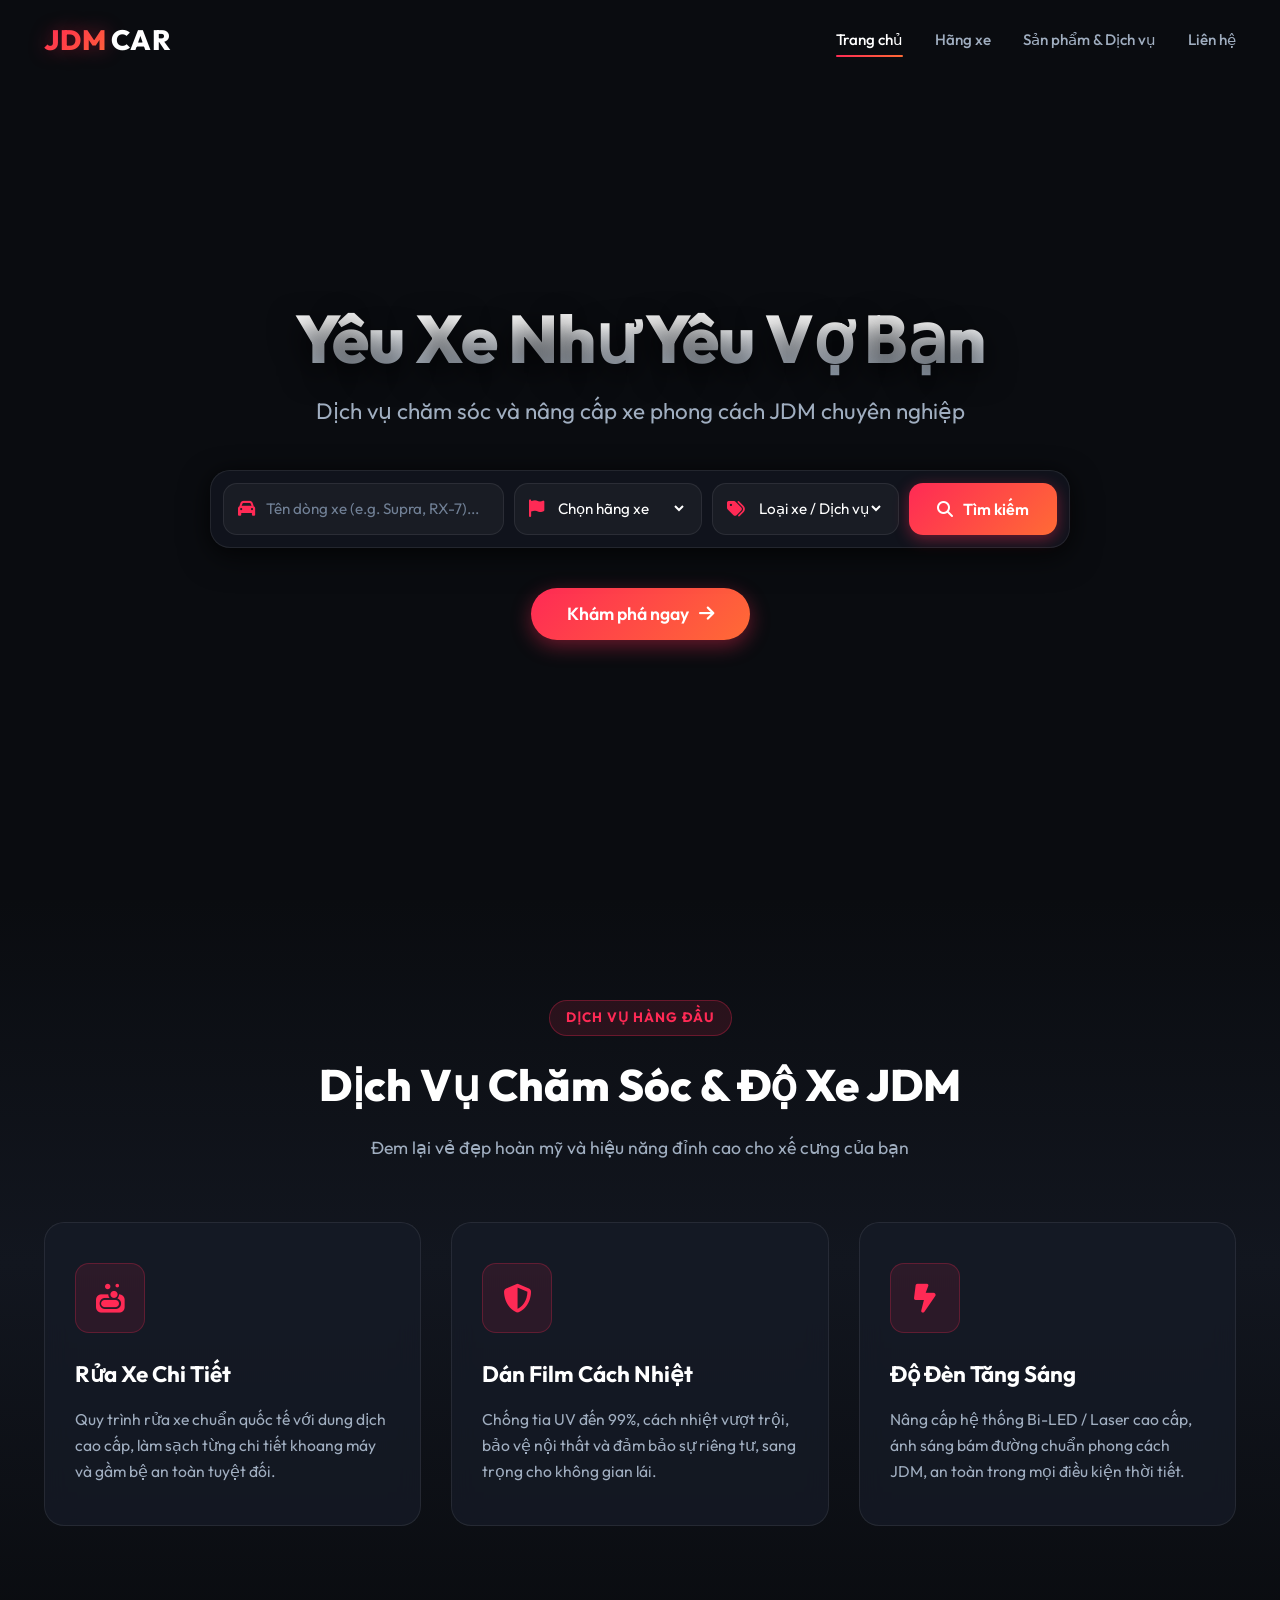
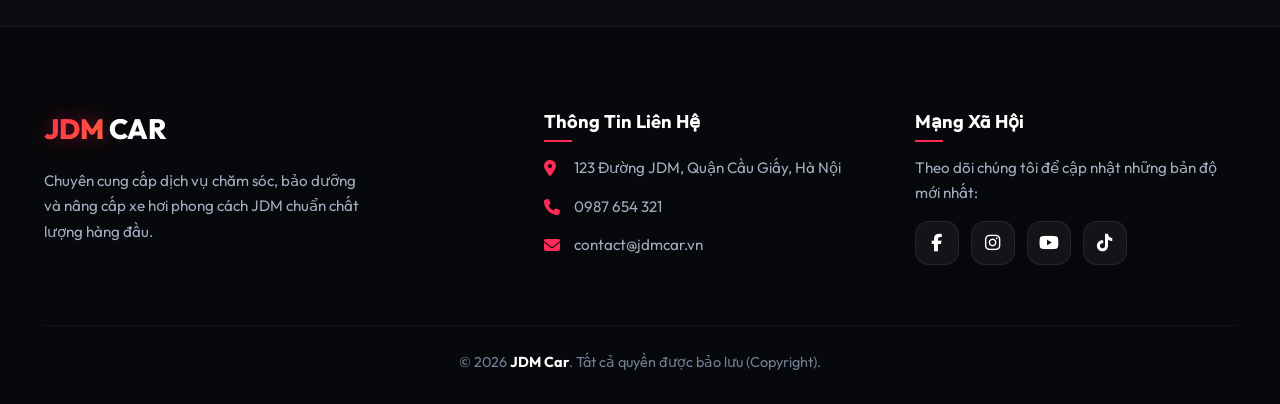
<file: index.html>
<!doctype html>
<html lang="vi">
  <head>
    <meta charset="UTF-8" />
    <meta name="viewport" content="width=device-width, initial-scale=1.0" />
    <meta
      name="description"
      content="JDM Car - Dịch vụ chăm sóc và nâng cấp xe hơi phong cách JDM chuyên nghiệp"
    />
    <title>JDM Car - Yêu Xe Như Yêu Vợ Bạn</title>

    <!-- Google Fonts & Font Awesome Icons -->
    <link rel="preconnect" href="https://fonts.googleapis.com" />
    <link rel="preconnect" href="https://fonts.gstatic.com" crossorigin />
    <link
      href="https://fonts.googleapis.com/css2?family=Outfit:wght@300;400;500;600;700;800&display=swap"
      rel="stylesheet"
    />
    <link
      rel="stylesheet"
      href="https://cdnjs.cloudflare.com/ajax/libs/font-awesome/6.4.0/css/all.min.css"
    />

    <!-- Stylesheet -->
    <link rel="stylesheet" href="style.css" />
  </head>
  <body>
    <!-- ==================== HEADER & NAVIGATION ==================== -->
    <header id="header" class="site-header">
      <nav class="navbar" id="navbar">
        <div class="nav-container">
          <!-- Logo -->
          <a href="#hero" class="logo" id="site-logo">
            <span class="logo-accent">JDM</span> Car
          </a>

          <!-- Navigation Menu -->
          <ul class="nav-menu" id="nav-menu">
            <li class="nav-item">
              <a href="#hero" class="nav-link active">Trang chủ</a>
            </li>
            <li class="nav-item">
              <a href="./Hãng xe.html" class="nav-link">Hãng xe</a>
            </li>
            <li class="nav-item">
              <a href="#services" class="nav-link">Sản phẩm & Dịch vụ</a>
            </li>
            <li class="nav-item">
              <a href="#contact" class="nav-link">Liên hệ</a>
            </li>
          </ul>

          <!-- Mobile Menu Toggle Button -->
          <button class="menu-toggle" id="menu-toggle" aria-label="Toggle menu">
            <i class="fas fa-bars"></i>
          </button>
        </div>
      </nav>
    </header>

    <!-- ==================== MAIN CONTENT ==================== -->
    <main id="main-content">
      <!-- 3.2 Hero Section -->
      <section id="hero" class="hero-section">
        <div class="hero-overlay"></div>
        <div class="hero-content">
          <h1 class="hero-title">Yêu Xe Như Yêu Vợ Bạn</h1>
          <p class="hero-subtitle">
            Dịch vụ chăm sóc và nâng cấp xe phong cách JDM chuyên nghiệp
          </p>

          <!-- Search Bar -->
          <div class="hero-search-box" id="car-search-box">
            <form class="search-form" id="search-form" onsubmit="return false;">
              <div class="search-group">
                <i class="fas fa-car search-icon"></i>
                <input
                  type="text"
                  id="search-name"
                  placeholder="Tên dòng xe (e.g. Supra, RX-7)..."
                  aria-label="Tên dòng xe"
                />
              </div>
              <div class="search-group">
                <i class="fas fa-flag search-icon"></i>
                <select id="search-brand" aria-label="Hãng xe">
                  <option value="">Chọn hãng xe</option>
                  <option value="toyota">Toyota</option>
                  <option value="nissan">Nissan</option>
                  <option value="honda">Honda</option>
                  <option value="mazda">Mazda</option>
                  <option value="subaru">Subaru</option>
                  <option value="mitsubishi">Mitsubishi</option>
                </select>
              </div>
              <div class="search-group">
                <i class="fas fa-tags search-icon"></i>
                <select id="search-type" aria-label="Loại xe">
                  <option value="">Loại xe / Dịch vụ</option>
                  <option value="sedan">Sedan</option>
                  <option value="coupe">Coupe / Sport</option>
                  <option value="suv">SUV</option>
                  <option value="tuning">Gói độ xe JDM</option>
                </select>
              </div>
              <button type="submit" class="btn btn-search" id="btn-search">
                <i class="fas fa-magnifying-glass"></i> Tìm kiếm
              </button>
            </form>
          </div>

          <!-- CTA Button -->
          <div class="hero-actions">
            <a
              href="#services"
              class="btn btn-primary btn-cta"
              id="btn-explore"
            >
              Khám phá ngay <i class="fas fa-arrow-right"></i>
            </a>
          </div>
        </div>
      </section>

      <!-- 3.3 Services Section -->
      <section id="services" class="services-section">
        <div class="container">
          <div class="section-header">
            <span class="section-badge">Dịch Vụ Hàng Đầu</span>
            <h2 class="section-title">Dịch Vụ Chăm Sóc & Độ Xe JDM</h2>
            <p class="section-desc">
              Đem lại vẻ đẹp hoàn mỹ và hiệu năng đỉnh cao cho xế cưng của bạn
            </p>
          </div>

          <div class="cards-grid">
            <!-- Card 1: Rửa Xe -->
            <article class="service-card" id="card-car-wash">
              <div class="card-icon-wrapper">
                <i class="fas fa-soap card-icon"></i>
              </div>
              <h3 class="card-title">Rửa Xe Chi Tiết</h3>
              <p class="card-text">
                Quy trình rửa xe chuẩn quốc tế với dung dịch cao cấp, làm sạch
                từng chi tiết khoang máy và gầm bệ an toàn tuyệt đối.
              </p>
            </article>

            <!-- Card 2: Dán Film Cách Nhiệt -->
            <article class="service-card" id="card-tinting">
              <div class="card-icon-wrapper">
                <i class="fas fa-shield-halved card-icon"></i>
              </div>
              <h3 class="card-title">Dán Film Cách Nhiệt</h3>
              <p class="card-text">
                Chống tia UV đến 99%, cách nhiệt vượt trội, bảo vệ nội thất và
                đảm bảo sự riêng tư, sang trọng cho không gian lái.
              </p>
            </article>

            <!-- Card 3: Độ Đèn -->
            <article class="service-card" id="card-lighting">
              <div class="card-icon-wrapper">
                <i class="fas fa-bolt-lightning card-icon"></i>
              </div>
              <h3 class="card-title">Độ Đèn Tăng Sáng</h3>
              <p class="card-text">
                Nâng cấp hệ thống Bi-LED / Laser cao cấp, ánh sáng bám đường
                chuẩn phong cách JDM, an toàn trong mọi điều kiện thời tiết.
              </p>
            </article>
          </div>
        </div>
      </section>
    </main>

    <!-- ==================== FOOTER ==================== -->
    <footer id="contact" class="site-footer">
      <div class="container footer-container">
        <div class="footer-grid">
          <!-- Logo & About -->
          <div class="footer-col footer-about">
            <a href="#hero" class="footer-logo">
              <span class="logo-accent">JDM</span> Car
            </a>
            <p class="footer-bio">
              Chuyên cung cấp dịch vụ chăm sóc, bảo dưỡng và nâng cấp xe hơi
              phong cách JDM chuẩn chất lượng hàng đầu.
            </p>
          </div>

          <!-- Contact Info -->
          <div class="footer-col footer-contact">
            <h4 class="footer-heading">Thông Tin Liên Hệ</h4>
            <ul class="contact-list">
              <li>
                <i class="fas fa-location-dot"></i>
                <span>123 Đường JDM, Quận Cầu Giấy, Hà Nội</span>
              </li>
              <li>
                <i class="fas fa-phone"></i>
                <a href="tel:0987654321">0987 654 321</a>
              </li>
              <li>
                <i class="fas fa-envelope"></i>
                <a href="mailto:contact@jdmcar.vn">contact@jdmcar.vn</a>
              </li>
            </ul>
          </div>

          <!-- Social Media Links -->
          <div class="footer-col footer-social">
            <h4 class="footer-heading">Mạng Xã Hội</h4>
            <p>Theo dõi chúng tôi để cập nhật những bản độ mới nhất:</p>
            <div class="social-icons">
              <a
                href="https://facebook.com"
                target="_blank"
                rel="noopener noreferrer"
                class="social-link"
                aria-label="Facebook"
              >
                <i class="fab fa-facebook-f"></i>
              </a>
              <a
                href="https://instagram.com"
                target="_blank"
                rel="noopener noreferrer"
                class="social-link"
                aria-label="Instagram"
              >
                <i class="fab fa-instagram"></i>
              </a>
              <a
                href="https://youtube.com"
                target="_blank"
                rel="noopener noreferrer"
                class="social-link"
                aria-label="YouTube"
              >
                <i class="fab fa-youtube"></i>
              </a>
              <a
                href="https://tiktok.com"
                target="_blank"
                rel="noopener noreferrer"
                class="social-link"
                aria-label="TikTok"
              >
                <i class="fab fa-tiktok"></i>
              </a>
            </div>
          </div>
        </div>

        <!-- Copyright -->
        <div class="footer-bottom">
          <p>
            &copy; 2026 <strong>JDM Car</strong>. Tất cả quyền được bảo lưu
            (Copyright).
          </p>
        </div>
      </div>
    </footer>

    <!-- JavaScript -->
    <script src="script.js"></script>
  </body>
</html>
</file>
<file: style.css>
/* =========================================================
   JDM CAR - PREMIUM MODERN STYLING (CSS)
   Style: Dark JDM Racing & Luxury Detailing
   ========================================================= */

/* --- CSS Variables & Design Tokens --- */
:root {
  --font-main: 'Outfit', -apple-system, BlinkMacSystemFont, 'Segoe UI', Roboto, sans-serif;
  
  /* Color Palette */
  --bg-primary: #0a0c10;
  --bg-secondary: #12161f;
  --bg-card: rgba(22, 27, 39, 0.75);
  --bg-card-hover: rgba(30, 37, 54, 0.9);
  
  --accent-red: #ff2a55;
  --accent-red-hover: #ff476f;
  --accent-glow: rgba(255, 42, 85, 0.4);
  --accent-gradient: linear-gradient(135deg, #ff2a55 0%, #ff6b35 100%);
  
  --text-primary: #ffffff;
  --text-secondary: #a0aec0;
  --text-muted: #718096;
  
  --border-color: rgba(255, 255, 255, 0.08);
  --border-glow: rgba(255, 42, 85, 0.3);
  
  /* Transitions & Shadows */
  --transition-fast: 0.2s ease;
  --transition-normal: 0.3s cubic-bezier(0.4, 0, 0.2, 1);
  --transition-slow: 0.5s cubic-bezier(0.4, 0, 0.2, 1);
  
  --shadow-sm: 0 4px 12px rgba(0, 0, 0, 0.3);
  --shadow-md: 0 10px 30px rgba(0, 0, 0, 0.5);
  --shadow-glow: 0 0 25px var(--accent-glow);
  
  --radius-sm: 8px;
  --radius-md: 14px;
  --radius-lg: 20px;
  --radius-full: 9999px;
  
  --header-height: 80px;
}

/* --- Base & Reset --- */
*, *::before, *::after {
  box-sizing: border-box;
  margin: 0;
  padding: 0;
}

html {
  scroll-behavior: smooth;
  font-size: 16px;
}

body {
  font-family: var(--font-main);
  background-color: var(--bg-primary);
  color: var(--text-primary);
  line-height: 1.6;
  overflow-x: hidden;
  -webkit-font-smoothing: antialiased;
}

a {
  color: inherit;
  text-decoration: none;
  transition: color var(--transition-fast);
}

ul {
  list-style: none;
}

img {
  max-width: 100%;
  display: block;
}

.container {
  width: 100%;
  max-width: 1240px;
  margin: 0 auto;
  padding: 0 24px;
}

/* ==================== HEADER & NAVBAR (STICKY) ==================== */
.site-header {
  position: fixed;
  top: 0;
  left: 0;
  width: 100%;
  z-index: 1000;
  transition: background-color var(--transition-normal), backdrop-filter var(--transition-normal), box-shadow var(--transition-normal), height var(--transition-normal);
  height: var(--header-height);
  display: flex;
  align-items: center;
}

.site-header.scrolled {
  background: rgba(10, 12, 16, 0.85);
  backdrop-filter: blur(15px);
  -webkit-backdrop-filter: blur(15px);
  box-shadow: 0 4px 20px rgba(0, 0, 0, 0.6);
  border-bottom: 1px solid var(--border-color);
  height: 70px;
}

.navbar {
  width: 100%;
}

.nav-container {
  max-width: 1240px;
  margin: 0 auto;
  padding: 0 24px;
  display: flex;
  align-items: center;
  justify-content: space-between;
}

/* Logo */
.logo {
  font-size: 1.75rem;
  font-weight: 800;
  letter-spacing: 1px;
  text-transform: uppercase;
  color: var(--text-primary);
  display: flex;
  align-items: center;
  gap: 4px;
}

.logo-accent {
  background: var(--accent-gradient);
  -webkit-background-clip: text;
  -webkit-text-fill-color: transparent;
  text-shadow: 0 0 20px var(--accent-glow);
}

/* Nav Menu */
.nav-menu {
  display: flex;
  align-items: center;
  gap: 32px;
}

.nav-link {
  font-size: 0.95rem;
  font-weight: 500;
  color: var(--text-secondary);
  position: relative;
  padding: 8px 0;
  transition: color var(--transition-fast);
}

.nav-link::after {
  content: '';
  position: absolute;
  bottom: 0;
  left: 0;
  width: 0%;
  height: 2px;
  background: var(--accent-gradient);
  border-radius: var(--radius-full);
  transition: width var(--transition-normal);
}

.nav-link:hover,
.nav-link.active {
  color: var(--text-primary);
}

.nav-link:hover::after,
.nav-link.active::after {
  width: 100%;
}

/* Mobile Toggle */
.menu-toggle {
  display: none;
  background: transparent;
  border: none;
  color: var(--text-primary);
  font-size: 1.5rem;
  cursor: pointer;
  padding: 8px;
  transition: color var(--transition-fast);
}

.menu-toggle:hover {
  color: var(--accent-red);
}

/* ==================== HERO SECTION ==================== */
.hero-section {
  position: relative;
  min-height: 100vh;
  display: flex;
  align-items: center;
  justify-content: center;
  text-align: center;
  padding: 120px 24px 80px;
  /* High quality JDM automotive hero wallpaper */
  background: url('https://images.unsplash.com/photo-1617814076367-b759c7d7e738?q=80&w=1920&auto=format&fit=crop') center/cover no-repeat;
}

.hero-overlay {
  position: absolute;
  top: 0;
  left: 0;
  width: 100%;
  height: 100%;
  background: radial-gradient(circle at center, rgba(10, 12, 16, 0.6) 0%, rgba(10, 12, 16, 0.92) 100%),
              linear-gradient(to bottom, rgba(10, 12, 16, 0.4) 0%, rgba(10, 12, 16, 0.95) 100%);
  z-index: 1;
}

.hero-content {
  position: relative;
  z-index: 2;
  max-width: 900px;
  margin: 0 auto;
  animation: fadeInDown 1s ease-out;
}

.hero-title {
  font-size: clamp(2.5rem, 6vw, 4.2rem);
  font-weight: 800;
  line-height: 1.15;
  margin-bottom: 16px;
  letter-spacing: -1px;
  background: linear-gradient(180deg, #ffffff 30%, #a0aec0 100%);
  -webkit-background-clip: text;
  -webkit-text-fill-color: transparent;
  text-shadow: 0 10px 30px rgba(0, 0, 0, 0.8);
}

.hero-subtitle {
  font-size: clamp(1.1rem, 2.5vw, 1.4rem);
  font-weight: 400;
  color: var(--text-secondary);
  margin-bottom: 40px;
}

/* Search Box Container */
.hero-search-box {
  background: rgba(18, 22, 31, 0.85);
  backdrop-filter: blur(16px);
  -webkit-backdrop-filter: blur(16px);
  border: 1px solid var(--border-color);
  border-radius: var(--radius-lg);
  padding: 12px;
  box-shadow: var(--shadow-md), 0 0 20px rgba(0, 0, 0, 0.4);
  margin: 0 auto 40px;
  max-width: 860px;
  transition: transform var(--transition-fast), border-color var(--transition-fast);
}

.hero-search-box:focus-within {
  border-color: var(--accent-red);
  box-shadow: var(--shadow-md), var(--shadow-glow);
}

.search-form {
  display: grid;
  grid-template-columns: 1.5fr 1fr 1fr auto;
  gap: 10px;
  align-items: center;
}

.search-group {
  position: relative;
  display: flex;
  align-items: center;
  background: rgba(255, 255, 255, 0.04);
  border: 1px solid var(--border-color);
  border-radius: var(--radius-md);
  padding: 0 14px;
  height: 52px;
  transition: border-color var(--transition-fast), background-color var(--transition-fast);
}

.search-group:focus-within {
  border-color: var(--accent-red);
  background: rgba(255, 255, 255, 0.08);
}

.search-icon {
  color: var(--accent-red);
  font-size: 1.1rem;
  margin-right: 10px;
}

.search-group input,
.search-group select {
  width: 100%;
  background: transparent;
  border: none;
  outline: none;
  color: var(--text-primary);
  font-family: var(--font-main);
  font-size: 0.95rem;
}

.search-group select option {
  background: var(--bg-secondary);
  color: var(--text-primary);
}

.search-group input::placeholder {
  color: var(--text-muted);
}

/* Buttons */
.btn {
  display: inline-flex;
  align-items: center;
  justify-content: center;
  gap: 10px;
  padding: 0 28px;
  height: 52px;
  border-radius: var(--radius-md);
  font-weight: 600;
  font-size: 1rem;
  cursor: pointer;
  border: none;
  transition: all var(--transition-normal);
  font-family: var(--font-main);
  text-decoration: none;
}

.btn-search {
  background: var(--accent-gradient);
  color: #fff;
  box-shadow: 0 4px 15px var(--accent-glow);
  white-space: nowrap;
}

.btn-search:hover {
  transform: translateY(-2px);
  box-shadow: 0 8px 25px rgba(255, 42, 85, 0.6);
}

.btn-primary {
  background: var(--accent-gradient);
  color: #ffffff;
  padding: 16px 36px;
  font-size: 1.1rem;
  border-radius: var(--radius-full);
  box-shadow: 0 6px 20px var(--accent-glow);
}

.btn-cta:hover {
  transform: translateY(-3px) scale(1.02);
  box-shadow: 0 10px 30px rgba(255, 42, 85, 0.7);
}

.btn-cta i {
  transition: transform var(--transition-fast);
}

.btn-cta:hover i {
  transform: translateX(4px);
}

/* ==================== SERVICES SECTION ==================== */
.services-section {
  padding: 100px 0;
  background: linear-gradient(180deg, var(--bg-primary) 0%, var(--bg-secondary) 50%, var(--bg-primary) 100%);
  position: relative;
}

.section-header {
  text-align: center;
  margin-bottom: 60px;
}

.section-badge {
  display: inline-block;
  padding: 6px 16px;
  background: rgba(255, 42, 85, 0.12);
  color: var(--accent-red);
  border: 1px solid rgba(255, 42, 85, 0.3);
  border-radius: var(--radius-full);
  font-size: 0.85rem;
  font-weight: 700;
  letter-spacing: 1px;
  text-transform: uppercase;
  margin-bottom: 14px;
}

.section-title {
  font-size: clamp(2rem, 4vw, 2.75rem);
  font-weight: 800;
  margin-bottom: 14px;
  color: var(--text-primary);
}

.section-desc {
  font-size: 1.1rem;
  color: var(--text-secondary);
  max-width: 600px;
  margin: 0 auto;
}

/* Cards Grid */
.cards-grid {
  display: grid;
  grid-template-columns: repeat(3, 1fr);
  gap: 30px;
}

.service-card {
  background: var(--bg-card);
  backdrop-filter: blur(12px);
  -webkit-backdrop-filter: blur(12px);
  border: 1px solid var(--border-color);
  border-radius: var(--radius-lg);
  padding: 40px 30px;
  transition: transform var(--transition-normal), background-color var(--transition-normal), border-color var(--transition-normal), box-shadow var(--transition-normal);
  position: relative;
  overflow: hidden;
  display: flex;
  flex-direction: column;
  align-items: flex-start;
}

.service-card::before {
  content: '';
  position: absolute;
  top: 0;
  left: 0;
  width: 100%;
  height: 3px;
  background: var(--accent-gradient);
  opacity: 0;
  transition: opacity var(--transition-normal);
}

.service-card:hover {
  transform: translateY(-8px);
  background: var(--bg-card-hover);
  border-color: var(--border-glow);
  box-shadow: var(--shadow-md), 0 0 30px rgba(255, 42, 85, 0.15);
}

.service-card:hover::before {
  opacity: 1;
}

.card-icon-wrapper {
  width: 70px;
  height: 70px;
  border-radius: var(--radius-md);
  background: rgba(255, 42, 85, 0.1);
  border: 1px solid rgba(255, 42, 85, 0.25);
  display: flex;
  align-items: center;
  justify-content: center;
  margin-bottom: 24px;
  transition: transform var(--transition-normal), background-color var(--transition-normal);
}

.service-card:hover .card-icon-wrapper {
  transform: scale(1.1) rotate(5deg);
  background: var(--accent-gradient);
}

.card-icon {
  font-size: 1.8rem;
  color: var(--accent-red);
  transition: color var(--transition-normal);
}

.service-card:hover .card-icon {
  color: #ffffff;
}

.card-title {
  font-size: 1.4rem;
  font-weight: 700;
  margin-bottom: 14px;
  color: var(--text-primary);
}

.card-text {
  color: var(--text-secondary);
  font-size: 0.98rem;
  line-height: 1.65;
}

/* ==================== FOOTER ==================== */
.site-footer {
  background: #07080b;
  border-top: 1px solid var(--border-color);
  padding: 80px 0 30px;
  color: var(--text-secondary);
}

.footer-grid {
  display: grid;
  grid-template-columns: 1.4fr 1fr 1fr;
  gap: 50px;
  margin-bottom: 60px;
}

.footer-logo {
  font-size: 1.75rem;
  font-weight: 800;
  text-transform: uppercase;
  color: var(--text-primary);
  display: inline-block;
  margin-bottom: 16px;
}

.footer-bio {
  font-size: 0.95rem;
  line-height: 1.7;
  color: var(--text-secondary);
  max-width: 320px;
}

.footer-heading {
  font-size: 1.15rem;
  font-weight: 700;
  color: var(--text-primary);
  margin-bottom: 20px;
  position: relative;
  display: inline-block;
}

.footer-heading::after {
  content: '';
  position: absolute;
  bottom: -6px;
  left: 0;
  width: 28px;
  height: 2px;
  background: var(--accent-red);
}

.contact-list {
  display: flex;
  flex-direction: column;
  gap: 14px;
}

.contact-list li {
  display: flex;
  align-items: center;
  gap: 12px;
  font-size: 0.95rem;
}

.contact-list i {
  color: var(--accent-red);
  font-size: 1rem;
  width: 18px;
}

.contact-list a:hover {
  color: var(--accent-red);
}

.footer-social p {
  font-size: 0.95rem;
  margin-bottom: 16px;
}

.social-icons {
  display: flex;
  gap: 12px;
}

.social-link {
  width: 44px;
  height: 44px;
  border-radius: var(--radius-md);
  background: rgba(255, 255, 255, 0.05);
  border: 1px solid var(--border-color);
  display: flex;
  align-items: center;
  justify-content: center;
  color: var(--text-primary);
  font-size: 1.1rem;
  transition: all var(--transition-normal);
}

.social-link:hover {
  background: var(--accent-gradient);
  color: #fff;
  transform: translateY(-4px);
  box-shadow: 0 4px 15px var(--accent-glow);
  border-color: transparent;
}

.footer-bottom {
  border-top: 1px solid rgba(255, 255, 255, 0.05);
  padding-top: 25px;
  text-align: center;
  font-size: 0.9rem;
  color: var(--text-muted);
}

.footer-bottom strong {
  color: var(--text-primary);
}

/* ==================== TOAST NOTIFICATION (FOR SEARCH/INTERACTION) ==================== */
.toast-notification {
  position: fixed;
  bottom: 30px;
  right: 30px;
  background: rgba(18, 22, 31, 0.95);
  border-left: 4px solid var(--accent-red);
  border-radius: var(--radius-sm);
  padding: 16px 22px;
  box-shadow: var(--shadow-md), 0 0 20px rgba(0, 0, 0, 0.7);
  display: flex;
  align-items: center;
  gap: 12px;
  z-index: 9999;
  transform: translateY(100px);
  opacity: 0;
  transition: all var(--transition-normal);
  backdrop-filter: blur(10px);
  color: var(--text-primary);
}

.toast-notification.show {
  transform: translateY(0);
  opacity: 1;
}

.toast-notification i {
  color: var(--accent-red);
  font-size: 1.2rem;
}

/* ==================== RESPONSIVE DESIGN ==================== */
@media (max-width: 1024px) {
  .cards-grid {
    grid-template-columns: repeat(2, 1fr);
  }
  
  .footer-grid {
    grid-template-columns: 1fr 1fr;
    gap: 40px;
  }
}

@media (max-width: 768px) {
  .menu-toggle {
    display: block;
  }
  
  .nav-menu {
    position: fixed;
    top: var(--header-height);
    left: 0;
    width: 100%;
    background: rgba(10, 12, 16, 0.98);
    backdrop-filter: blur(20px);
    -webkit-backdrop-filter: blur(20px);
    flex-direction: column;
    padding: 30px 24px;
    gap: 20px;
    border-bottom: 1px solid var(--border-color);
    transform: translateY(-150%);
    opacity: 0;
    transition: transform var(--transition-normal), opacity var(--transition-normal);
    box-shadow: 0 10px 25px rgba(0, 0, 0, 0.8);
  }
  
  .nav-menu.open {
    transform: translateY(0);
    opacity: 1;
  }
  
  .search-form {
    grid-template-columns: 1fr;
    gap: 12px;
  }
  
  .cards-grid {
    grid-template-columns: 1fr;
  }
  
  .footer-grid {
    grid-template-columns: 1fr;
    gap: 36px;
  }
}

/* Keyframes */
@keyframes fadeInDown {
  from {
    opacity: 0;
    transform: translateY(-20px);
  }
  to {
    opacity: 1;
    transform: translateY(0);
  }
}

/* =========================================================
   HÃNG XE (CAR BRANDS & CAR BOXES) STYLES
   ========================================================= */

/* --- Brand Page Hero Banner --- */
.brand-hero {
  position: relative;
  padding: 140px 0 60px;
  background: radial-gradient(circle at 50% 20%, rgba(255, 42, 85, 0.1) 0%, rgba(10, 12, 16, 0.98) 75%),
              linear-gradient(180deg, #12161f 0%, #0a0c10 100%);
  border-bottom: 1px solid var(--border-color);
  text-align: center;
}

.brand-hero-content {
  max-width: 850px;
  margin: 0 auto;
}

.brand-hero-title {
  font-size: clamp(2.2rem, 5vw, 3.5rem);
  font-weight: 800;
  margin-bottom: 16px;
  background: linear-gradient(180deg, #ffffff 40%, #a0aec0 100%);
  -webkit-background-clip: text;
  -webkit-text-fill-color: transparent;
  text-shadow: 0 4px 20px rgba(0, 0, 0, 0.6);
}

.brand-hero-subtitle {
  font-size: 1.15rem;
  color: var(--text-secondary);
  line-height: 1.7;
  margin-bottom: 30px;
}

/* --- Brand Filter & Search Bar Controls --- */
.brand-controls-wrapper {
  background: rgba(18, 22, 31, 0.7);
  backdrop-filter: blur(12px);
  -webkit-backdrop-filter: blur(12px);
  border: 1px solid var(--border-color);
  border-radius: var(--radius-lg);
  padding: 20px 24px;
  margin-bottom: 45px;
  display: flex;
  flex-direction: column;
  gap: 20px;
}

.brand-filter-tabs {
  display: flex;
  flex-wrap: wrap;
  align-items: center;
  justify-content: center;
  gap: 10px;
}

.brand-filter-btn {
  display: inline-flex;
  align-items: center;
  gap: 8px;
  padding: 9px 20px;
  border-radius: var(--radius-full);
  background: rgba(255, 255, 255, 0.04);
  border: 1px solid var(--border-color);
  color: var(--text-secondary);
  font-size: 0.92rem;
  font-weight: 600;
  cursor: pointer;
  transition: all var(--transition-fast);
}

.brand-filter-btn:hover {
  background: rgba(255, 255, 255, 0.09);
  color: var(--text-primary);
  border-color: rgba(255, 255, 255, 0.2);
}

.brand-filter-btn.active {
  background: var(--accent-gradient);
  color: #ffffff;
  border-color: transparent;
  box-shadow: 0 4px 18px var(--accent-glow);
}

.brand-search-row {
  display: flex;
  align-items: center;
  justify-content: space-between;
  gap: 16px;
  flex-wrap: wrap;
}

.brand-live-search {
  position: relative;
  flex: 1;
  min-width: 260px;
}

.brand-live-search i {
  position: absolute;
  left: 16px;
  top: 50%;
  transform: translateY(-50%);
  color: var(--accent-red);
}

.brand-live-search input {
  width: 100%;
  height: 46px;
  background: rgba(255, 255, 255, 0.04);
  border: 1px solid var(--border-color);
  border-radius: var(--radius-md);
  padding: 0 16px 0 44px;
  color: var(--text-primary);
  font-size: 0.95rem;
  outline: none;
  transition: border-color var(--transition-fast), background-color var(--transition-fast);
}

.brand-live-search input:focus {
  border-color: var(--accent-red);
  background: rgba(255, 255, 255, 0.07);
}

.brand-count-badge {
  font-size: 0.9rem;
  color: var(--text-secondary);
  white-space: nowrap;
}

.brand-count-badge strong {
  color: var(--accent-red);
}

/* --- Car Boxes Grid Section --- */
.cars-showcase-section {
  padding: 60px 0 100px;
  min-height: 60vh;
}

.cars-grid {
  display: grid;
  grid-template-columns: repeat(3, 1fr);
  gap: 32px;
}

/* --- Individual Car Box Card --- */
.car-box {
  background: var(--bg-card);
  backdrop-filter: blur(12px);
  -webkit-backdrop-filter: blur(12px);
  border: 1px solid var(--border-color);
  border-radius: var(--radius-lg);
  overflow: hidden;
  display: flex;
  flex-direction: column;
  transition: transform var(--transition-normal), border-color var(--transition-normal), box-shadow var(--transition-normal);
  position: relative;
}

.car-box:hover {
  transform: translateY(-8px);
  border-color: var(--border-glow);
  box-shadow: var(--shadow-md), 0 0 30px rgba(255, 42, 85, 0.22);
}

/* Top Image Container */
.car-box-image-wrap {
  position: relative;
  width: 100%;
  height: 220px;
  overflow: hidden;
  background: #0d1117;
}

.car-box-image {
  width: 100%;
  height: 100%;
  object-fit: cover;
  display: block;
  transition: transform 0.6s cubic-bezier(0.2, 0.8, 0.2, 1);
}

.car-box:hover .car-box-image {
  transform: scale(1.08);
}

.car-box-image-overlay {
  position: absolute;
  bottom: 0;
  left: 0;
  width: 100%;
  height: 40%;
  background: linear-gradient(to top, rgba(22, 27, 39, 0.95), transparent);
  pointer-events: none;
}

/* Badges on Image */
.car-brand-tag {
  position: absolute;
  top: 14px;
  left: 14px;
  background: rgba(10, 12, 16, 0.85);
  backdrop-filter: blur(8px);
  -webkit-backdrop-filter: blur(8px);
  border: 1px solid rgba(255, 42, 85, 0.35);
  color: #ffffff;
  padding: 5px 12px;
  border-radius: var(--radius-full);
  font-size: 0.75rem;
  font-weight: 700;
  letter-spacing: 1px;
  text-transform: uppercase;
  display: inline-flex;
  align-items: center;
  gap: 5px;
}

.car-brand-tag i {
  color: var(--accent-red);
}

.car-badge-status {
  position: absolute;
  top: 14px;
  right: 14px;
  background: var(--accent-gradient);
  color: #ffffff;
  padding: 4px 11px;
  border-radius: var(--radius-full);
  font-size: 0.72rem;
  font-weight: 700;
  letter-spacing: 0.5px;
  box-shadow: 0 4px 12px var(--accent-glow);
}

/* Car Box Body */
.car-box-body {
  padding: 22px;
  display: flex;
  flex-direction: column;
  flex-grow: 1;
}

.car-box-header {
  margin-bottom: 14px;
}

.car-box-subtitle {
  font-size: 0.8rem;
  font-weight: 600;
  color: var(--accent-red);
  text-transform: uppercase;
  letter-spacing: 1px;
  margin-bottom: 4px;
}

.car-box-title {
  font-size: 1.28rem;
  font-weight: 700;
  color: var(--text-primary);
  line-height: 1.35;
}

/* Specs Badges */
.car-specs-grid {
  display: grid;
  grid-template-columns: repeat(2, 1fr);
  gap: 8px;
  margin-bottom: 20px;
}

.spec-item {
  display: flex;
  align-items: center;
  gap: 8px;
  background: rgba(255, 255, 255, 0.03);
  border: 1px solid rgba(255, 255, 255, 0.05);
  border-radius: var(--radius-sm);
  padding: 7px 10px;
  font-size: 0.82rem;
  color: var(--text-secondary);
}

.spec-item i {
  color: var(--accent-red);
  font-size: 0.85rem;
  width: 14px;
  text-align: center;
}

/* Car Box Footer */
.car-box-footer {
  margin-top: auto;
  padding-top: 16px;
  border-top: 1px solid rgba(255, 255, 255, 0.06);
  display: flex;
  align-items: center;
  justify-content: space-between;
}

.car-box-power {
  display: flex;
  flex-direction: column;
}

.power-label {
  font-size: 0.72rem;
  color: var(--text-muted);
  text-transform: uppercase;
  letter-spacing: 0.5px;
}

.power-val {
  font-size: 1.05rem;
  font-weight: 700;
  color: var(--text-primary);
}

.btn-card-action {
  display: inline-flex;
  align-items: center;
  gap: 6px;
  padding: 8px 16px;
  border-radius: var(--radius-md);
  background: rgba(255, 42, 85, 0.12);
  color: var(--accent-red);
  border: 1px solid rgba(255, 42, 85, 0.3);
  font-size: 0.88rem;
  font-weight: 600;
  cursor: pointer;
  transition: all var(--transition-fast);
}

.btn-card-action:hover {
  background: var(--accent-gradient);
  color: #ffffff;
  border-color: transparent;
  box-shadow: 0 4px 15px var(--accent-glow);
  transform: translateY(-2px);
}

/* Zero results state */
.cars-no-result {
  grid-column: 1 / -1;
  text-align: center;
  padding: 60px 20px;
  background: var(--bg-card);
  border: 1px dashed var(--border-color);
  border-radius: var(--radius-lg);
  display: none;
}

.cars-no-result i {
  font-size: 3rem;
  color: var(--accent-red);
  margin-bottom: 16px;
}

.cars-no-result h3 {
  font-size: 1.35rem;
  color: var(--text-primary);
  margin-bottom: 8px;
}

.cars-no-result p {
  color: var(--text-secondary);
  font-size: 0.95rem;
}

/* --- Car Detail Quick Modal --- */
.car-modal-backdrop {
  position: fixed;
  top: 0;
  left: 0;
  width: 100%;
  height: 100%;
  background: rgba(10, 12, 16, 0.85);
  backdrop-filter: blur(14px);
  -webkit-backdrop-filter: blur(14px);
  z-index: 2000;
  display: flex;
  align-items: center;
  justify-content: center;
  padding: 20px;
  opacity: 0;
  visibility: hidden;
  transition: opacity var(--transition-normal), visibility var(--transition-normal);
}

.car-modal-backdrop.active {
  opacity: 1;
  visibility: visible;
}

.car-modal-container {
  background: #121620;
  border: 1px solid var(--border-glow);
  border-radius: var(--radius-lg);
  max-width: 780px;
  width: 100%;
  overflow: hidden;
  box-shadow: var(--shadow-md), 0 0 40px rgba(0, 0, 0, 0.8);
  position: relative;
  transform: scale(0.94);
  transition: transform var(--transition-normal);
  max-height: 90vh;
  display: flex;
  flex-direction: column;
}

.car-modal-backdrop.active .car-modal-container {
  transform: scale(1);
}

.car-modal-close {
  position: absolute;
  top: 16px;
  right: 16px;
  width: 36px;
  height: 36px;
  border-radius: 50%;
  background: rgba(10, 12, 16, 0.8);
  border: 1px solid var(--border-color);
  color: #fff;
  font-size: 1.1rem;
  display: flex;
  align-items: center;
  justify-content: center;
  cursor: pointer;
  z-index: 10;
  transition: all var(--transition-fast);
}

.car-modal-close:hover {
  background: var(--accent-red);
  border-color: var(--accent-red);
}

.car-modal-media {
  position: relative;
  width: 100%;
  height: 280px;
  background: #000;
}

.car-modal-media img {
  width: 100%;
  height: 100%;
  object-fit: cover;
}

.car-modal-content {
  padding: 26px 30px;
  overflow-y: auto;
}

.modal-car-brand {
  font-size: 0.85rem;
  font-weight: 700;
  letter-spacing: 1.2px;
  color: var(--accent-red);
  text-transform: uppercase;
}

.modal-car-title {
  font-size: 1.75rem;
  font-weight: 800;
  color: #fff;
  margin-bottom: 12px;
}

.modal-car-desc {
  color: var(--text-secondary);
  font-size: 0.95rem;
  line-height: 1.65;
  margin-bottom: 22px;
}

.modal-specs-table {
  width: 100%;
  border-collapse: collapse;
  margin-bottom: 26px;
  background: rgba(255, 255, 255, 0.02);
  border-radius: var(--radius-md);
  overflow: hidden;
  border: 1px solid var(--border-color);
}

.modal-specs-table td {
  padding: 10px 16px;
  border-bottom: 1px solid rgba(255, 255, 255, 0.04);
  font-size: 0.9rem;
}

.modal-specs-table tr:last-child td {
  border-bottom: none;
}

.modal-specs-table td:first-child {
  color: var(--text-muted);
  width: 40%;
  font-weight: 500;
}

.modal-specs-table td:last-child {
  color: var(--text-primary);
  font-weight: 600;
}

.modal-actions {
  display: flex;
  gap: 14px;
}

.modal-actions .btn {
  flex: 1;
  text-align: center;
  justify-content: center;
}

/* Responsive adjustments for brand showcase */
@media (max-width: 1024px) {
  .cars-grid {
    grid-template-columns: repeat(2, 1fr);
  }
}

@media (max-width: 768px) {
  .brand-hero {
    padding: 110px 0 40px;
  }
  
  .cars-grid {
    grid-template-columns: 1fr;
  }

  .brand-controls-wrapper {
    padding: 16px;
  }

  .brand-filter-tabs {
    justify-content: flex-start;
    overflow-x: auto;
    padding-bottom: 6px;
    flex-wrap: nowrap;
    -webkit-overflow-scrolling: touch;
  }

  .brand-filter-btn {
    white-space: nowrap;
    flex-shrink: 0;
  }

  .car-modal-media {
    height: 200px;
  }

  .car-modal-content {
    padding: 20px;
  }

  .modal-car-title {
    font-size: 1.4rem;
  }

  .modal-actions {
    flex-direction: column;
  }
}
</file>
